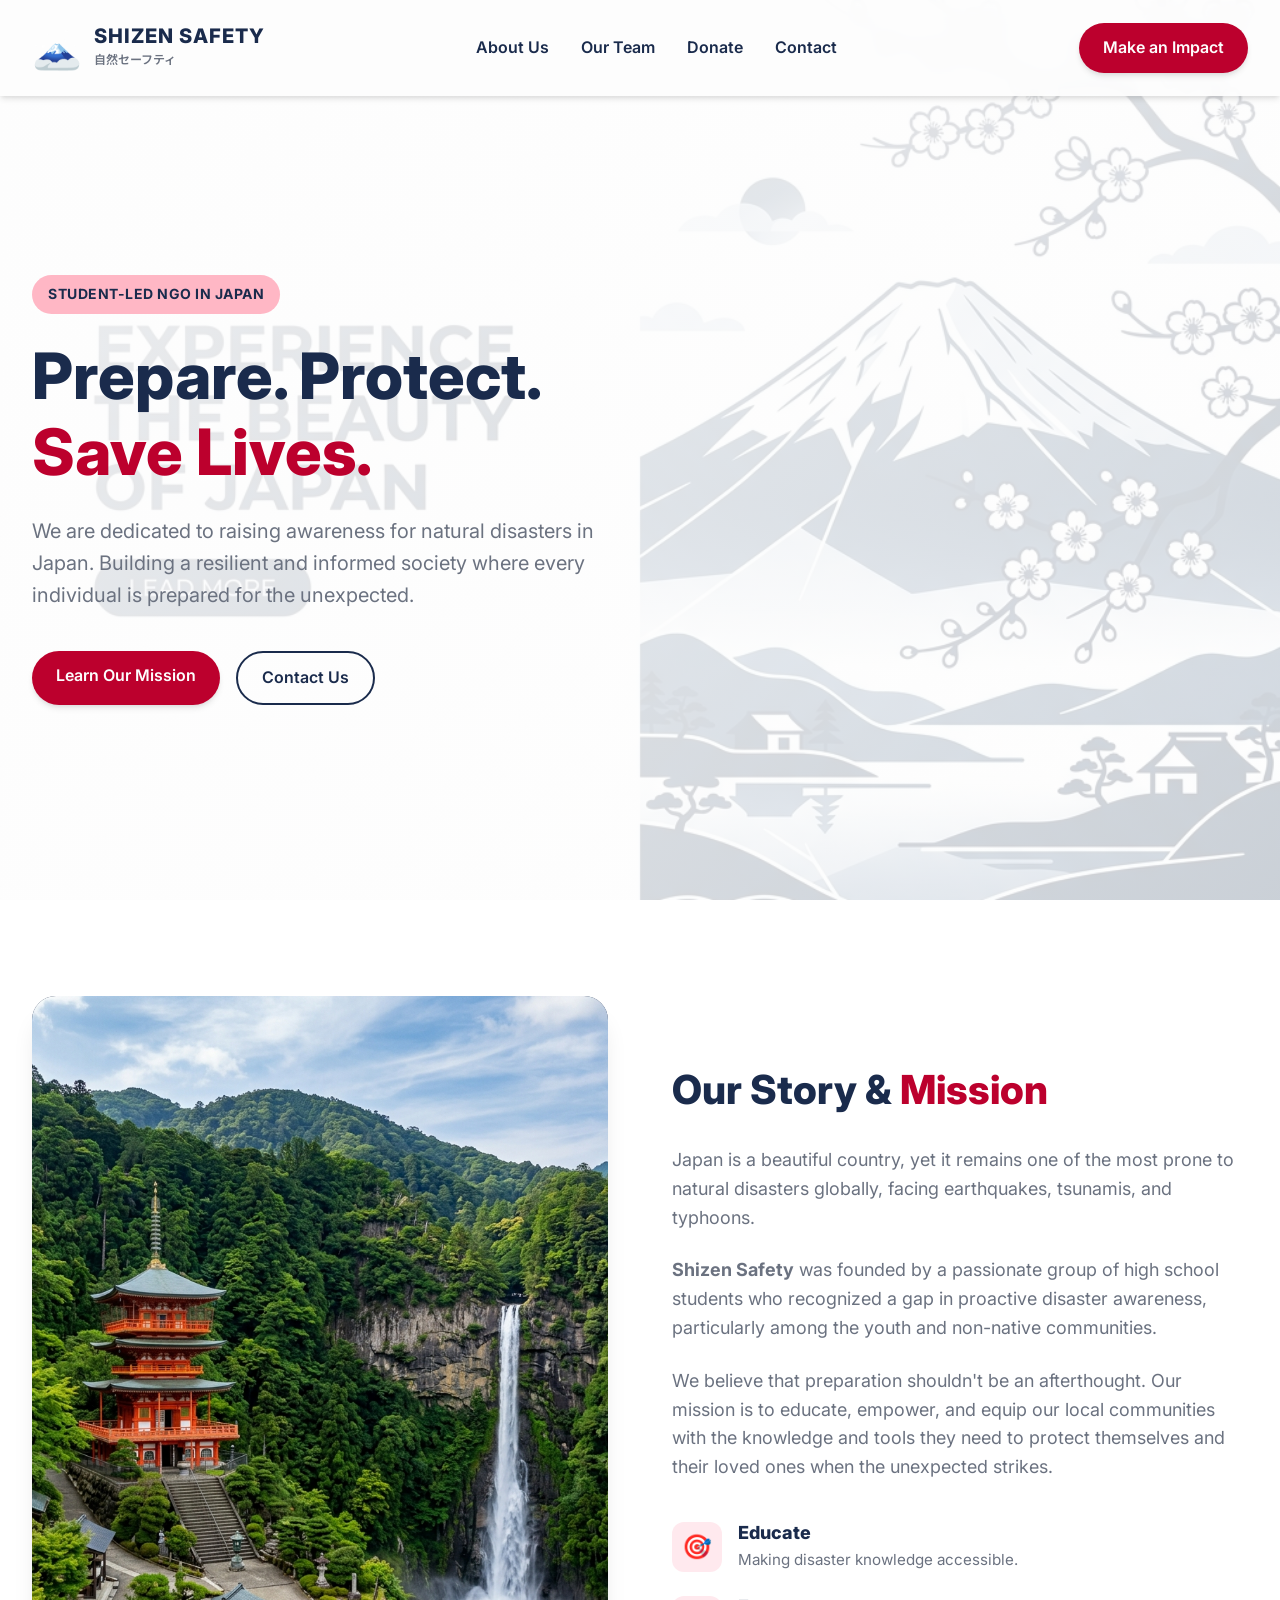
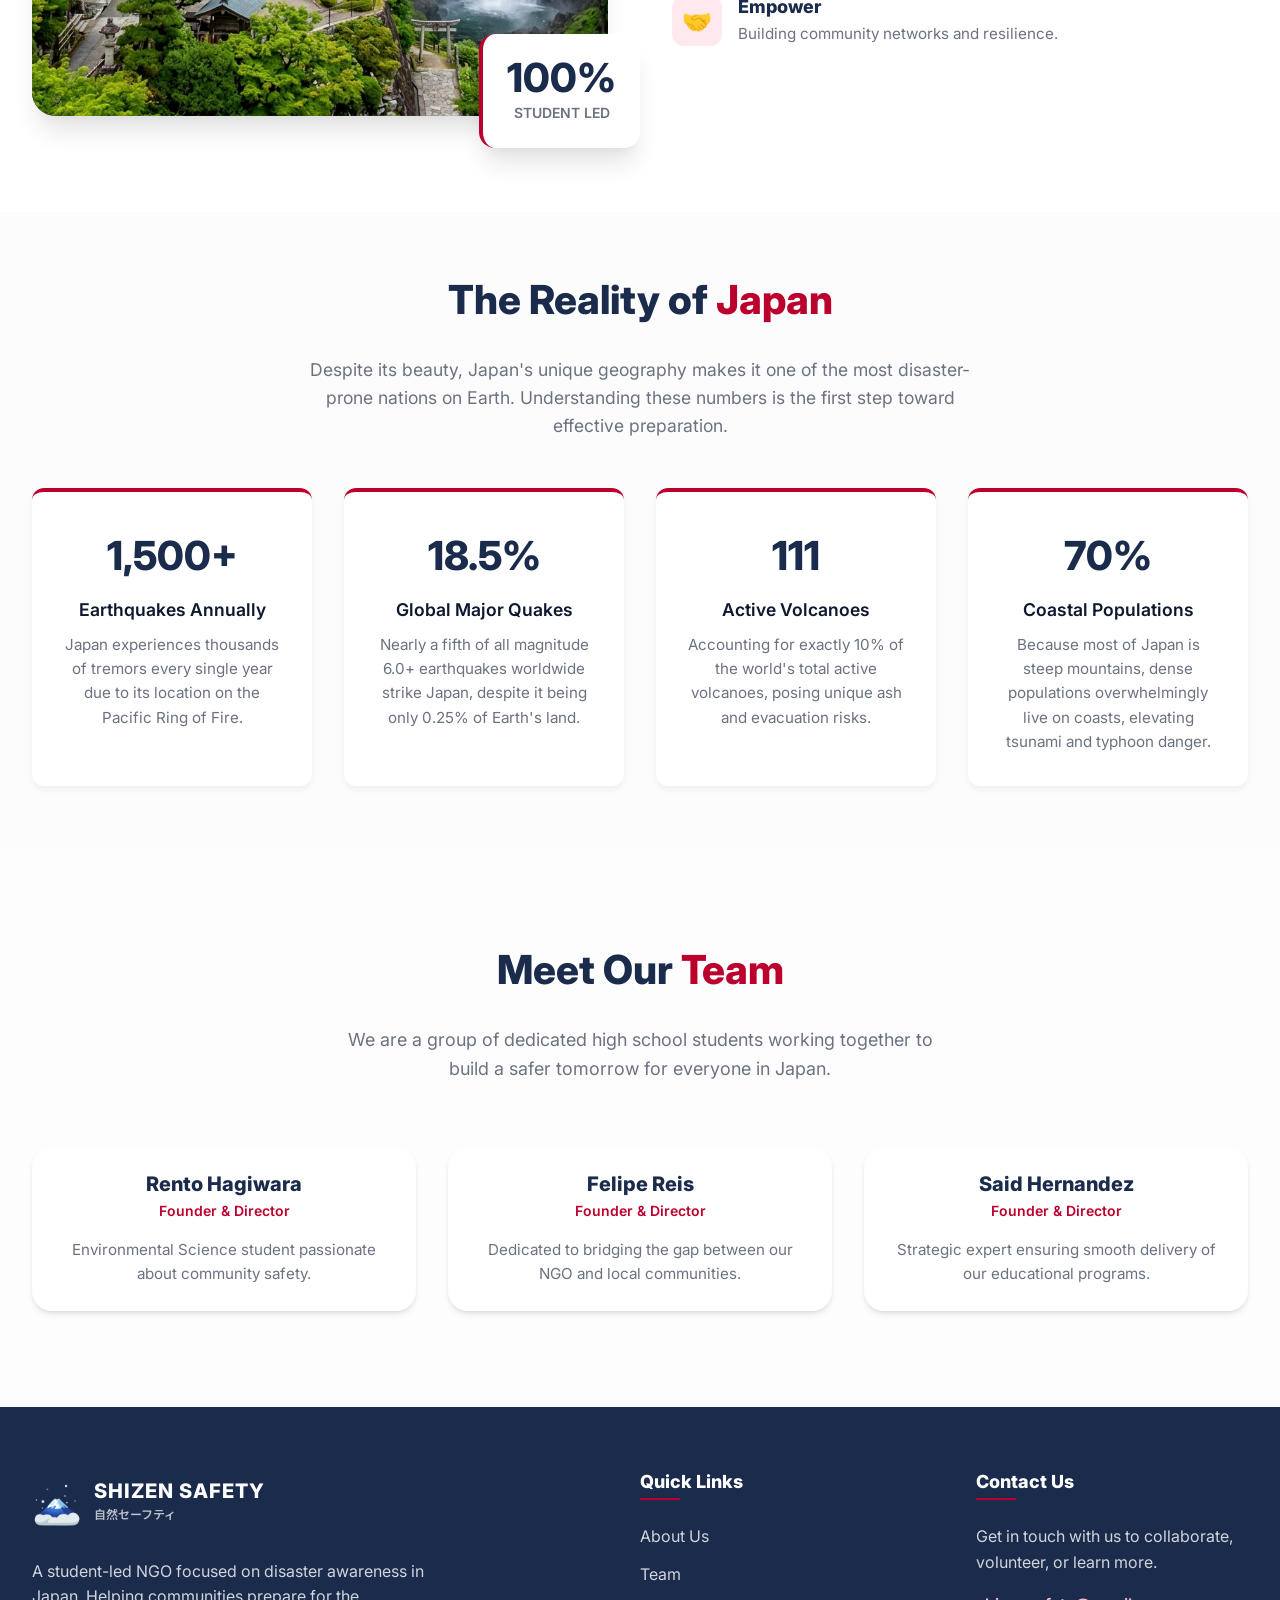
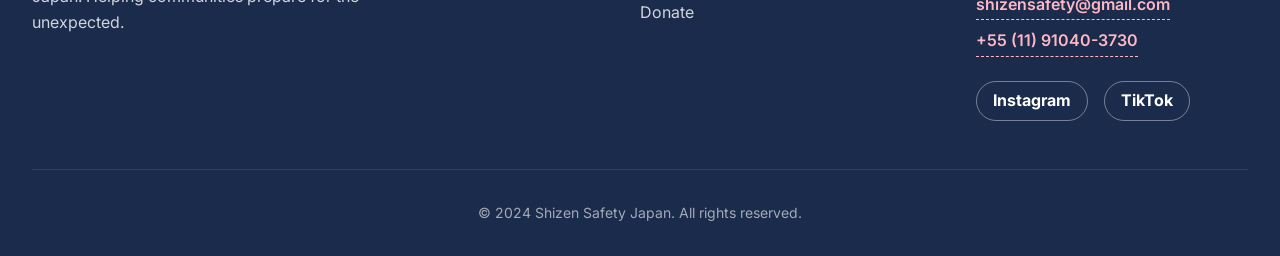
<file: index.html>
<!DOCTYPE html>
<html lang="en">
<head>
    <meta charset="UTF-8">
    <meta name="viewport" content="width=device-width, initial-scale=1.0">
    <title>Shizen Safety - Prepare. Protect. Save Lives.</title>
    <meta name="description" content="Student-led NGO focused on disaster awareness in Japan. Helping communities prepare for the unexpected.">
    
    <!-- CSS -->
    <link rel="stylesheet" href="src/index.css">
    <link rel="stylesheet" href="src/components/Navbar.css">
    <link rel="stylesheet" href="src/components/Hero.css">
    <link rel="stylesheet" href="src/components/AboutUs.css">
    <link rel="stylesheet" href="src/components/Team.css">
    <link rel="stylesheet" href="src/components/Footer.css">


</head>
<body>

    <!-- Navbar -->
    <nav class="navbar">
      <div class="container navbar-container">
        <a href="#" class="logo">
          <span class="logo-icon">🗻</span>
          <div class="logo-text">
            <span class="title">SHIZEN SAFETY</span>
            <span class="subtitle">自然セーフティ</span>
          </div>
        </a>
        <ul class="nav-links" id="navLinks">
          <li><a href="#about" onclick="closeMenu()">About Us</a></li>
          <li><a href="#team" onclick="closeMenu()">Our Team</a></li>
          <li><a href="donate.html" onclick="closeMenu()">Donate</a></li>
          <li><a href="#contact" onclick="closeMenu()">Contact</a></li>
          <li><a href="donate.html" class="mobile-donate-btn" onclick="closeMenu()">Make an Impact</a></li>
        </ul>
        <a href="donate.html" class="btn btn-primary">Make an Impact</a>
        <button class="hamburger" id="hamburger" onclick="toggleMenu()" aria-label="Menu">
          <span></span><span></span><span></span>
        </button>
      </div>
    </nav>

    <!-- Hero -->
    <section class="hero">
      <div class="hero-background"></div>
      <div class="container hero-container">
        <div class="hero-content animate-fade-in">
          <span class="hero-badge">Student-led NGO in Japan</span>
          <h1 class="hero-title">
            Prepare. Protect. <span class="text-accent">Save Lives.</span>
          </h1>
          <p class="hero-subtitle">
            We are dedicated to raising awareness for natural disasters in Japan. 
            Building a resilient and informed society where every individual is prepared for the unexpected.
          </p>
          <div class="hero-actions">
            <a href="#about" class="btn btn-primary">Learn Our Mission</a>
            <a href="#contact" class="btn btn-outline">Contact Us</a>
          </div>
        </div>
      </div>
    </section>

    <!-- About Us -->
    <section id="about" class="about">
      <div class="container">
        <div class="about-grid">
          <div class="about-image-wrapper">
            <div class="about-image animate-fade-in delay-100">
               <img src="assets/nature_screenshot.png" alt="Japanese Nature Pagoda" style="width: 100%; height: 100%; object-fit: cover;" />
            </div>
            <div class="experience-badge animate-fade-in delay-300">
              <span class="number">100%</span>
              <span class="text">Student Led</span>
            </div>
          </div>
          <div class="about-content animate-fade-in delay-200">
            <h2 class="section-title">Our Story & <span class="text-accent">Mission</span></h2>
            <p class="about-text">
              Japan is a beautiful country, yet it remains one of the most prone to natural disasters globally, facing earthquakes, tsunamis, and typhoons.
            </p>
            <p class="about-text">
              <strong>Shizen Safety</strong> was founded by a passionate group of high school students who recognized a gap in proactive disaster awareness, particularly among the youth and non-native communities.
            </p>
            <p class="about-text">
              We believe that preparation shouldn't be an afterthought. Our mission is to educate, empower, and equip our local communities with the knowledge and tools they need to protect themselves and their loved ones when the unexpected strikes.
            </p>
            
            <ul class="core-values">
              <li>
                <div class="value-icon">🎯</div>
                <div class="value-text">
                  <h4>Educate</h4>
                  <p>Making disaster knowledge accessible.</p>
                </div>
              </li>
              <li>
                <div class="value-icon">🤝</div>
                <div class="value-text">
                  <h4>Empower</h4>
                  <p>Building community networks and resilience.</p>
                </div>
              </li>
            </ul>
          </div>
        </div>
      </div>
    </section>

    <!-- Statistics -->
    <section class="statistics" style="padding: 4rem 0; background-color: #fcfcfc;">
        <div class="container">
            <div class="section-header text-center animate-fade-in delay-100">
                <h2 class="section-title">The Reality of <span class="text-accent">Japan</span></h2>
                <p class="section-subtitle text-muted" style="max-width: 700px; margin: 0 auto 3rem auto; font-size: 1.1rem; line-height: 1.6;">
                    Despite its beauty, Japan's unique geography makes it one of the most disaster-prone nations on Earth. Understanding these numbers is the first step toward effective preparation.
                </p>
            </div>
            
            <div class="stats-grid" style="display: grid; grid-template-columns: repeat(auto-fit, minmax(250px, 1fr)); gap: 2rem; text-align: center;">
                <div class="stat-card animate-fade-in delay-200" style="background: white; padding: 2rem; border-radius: 12px; box-shadow: 0 4px 6px rgba(0,0,0,0.05); border-top: 4px solid var(--color-accent);">
                    <div class="stat-number" style="font-size: 2.5rem; font-weight: 800; color: var(--color-primary); margin-bottom: 0.5rem;">1,500+</div>
                    <div class="stat-label" style="font-weight: 600; font-size: 1.1rem; color: var(--color-text-dark); margin-bottom: 0.5rem;">Earthquakes Annually</div>
                    <p style="font-size: 0.95rem; color: var(--color-text-muted);">Japan experiences thousands of tremors every single year due to its location on the Pacific Ring of Fire.</p>
                </div>
                
                <div class="stat-card animate-fade-in delay-300" style="background: white; padding: 2rem; border-radius: 12px; box-shadow: 0 4px 6px rgba(0,0,0,0.05); border-top: 4px solid var(--color-accent);">
                    <div class="stat-number" style="font-size: 2.5rem; font-weight: 800; color: var(--color-primary); margin-bottom: 0.5rem;">18.5%</div>
                    <div class="stat-label" style="font-weight: 600; font-size: 1.1rem; color: var(--color-text-dark); margin-bottom: 0.5rem;">Global Major Quakes</div>
                    <p style="font-size: 0.95rem; color: var(--color-text-muted);">Nearly a fifth of all magnitude 6.0+ earthquakes worldwide strike Japan, despite it being only 0.25% of Earth's land.</p>
                </div>
                
                <div class="stat-card animate-fade-in delay-400" style="background: white; padding: 2rem; border-radius: 12px; box-shadow: 0 4px 6px rgba(0,0,0,0.05); border-top: 4px solid var(--color-accent);">
                    <div class="stat-number" style="font-size: 2.5rem; font-weight: 800; color: var(--color-primary); margin-bottom: 0.5rem;">111</div>
                    <div class="stat-label" style="font-weight: 600; font-size: 1.1rem; color: var(--color-text-dark); margin-bottom: 0.5rem;">Active Volcanoes</div>
                    <p style="font-size: 0.95rem; color: var(--color-text-muted);">Accounting for exactly 10% of the world's total active volcanoes, posing unique ash and evacuation risks.</p>
                </div>
                
                <div class="stat-card animate-fade-in delay-500" style="background: white; padding: 2rem; border-radius: 12px; box-shadow: 0 4px 6px rgba(0,0,0,0.05); border-top: 4px solid var(--color-accent);">
                    <div class="stat-number" style="font-size: 2.5rem; font-weight: 800; color: var(--color-primary); margin-bottom: 0.5rem;">70%</div>
                    <div class="stat-label" style="font-weight: 600; font-size: 1.1rem; color: var(--color-text-dark); margin-bottom: 0.5rem;">Coastal Populations</div>
                    <p style="font-size: 0.95rem; color: var(--color-text-muted);">Because most of Japan is steep mountains, dense populations overwhelmingly live on coasts, elevating tsunami and typhoon danger.</p>
                </div>
            </div>
        </div>
    </section>

    <!-- Team -->
    <section id="team" class="team">
      <div class="container">
        <div class="team-header text-center animate-fade-in delay-100">
          <h2 class="section-title">Meet Our <span class="text-accent">Team</span></h2>
          <p class="team-subtitle text-muted">
            We are a group of dedicated high school students working together to build a safer tomorrow for everyone in Japan.
          </p>
        </div>
        
        <div class="team-grid">
          <!-- Member 1 -->
          <div class="team-card animate-fade-in delay-200">
            <div class="team-info">
              <h3>Rento Hagiwara</h3>
              <span class="team-role">Founder & Director</span>
              <p class="team-bio">Environmental Science student passionate about community safety.</p>
            </div>
          </div>
          
          <!-- Member 2 -->
          <div class="team-card animate-fade-in delay-300">
            <div class="team-info">
              <h3>Felipe Reis</h3>
              <span class="team-role">Founder & Director</span>
              <p class="team-bio">Dedicated to bridging the gap between our NGO and local communities.</p>
            </div>
          </div>
          
          <!-- Member 3 -->
          <div class="team-card animate-fade-in delay-400">
            <div class="team-info">
              <h3>Said Hernandez</h3>
              <span class="team-role">Founder & Director</span>
              <p class="team-bio">Strategic expert ensuring smooth delivery of our educational programs.</p>
            </div>
          </div>
        </div>
      </div>
    </section>

    <!-- Footer -->
    <footer id="contact" class="footer">
      <div class="container">
        <div class="footer-grid">
          <div class="footer-brand">
            <div class="logo footer-logo">
              <span class="logo-icon">🗻</span>
              <div class="logo-text">
                <span class="title text-light">SHIZEN SAFETY</span>
                <span class="subtitle text-light">自然セーフティ</span>
              </div>
            </div>
            <p class="footer-desc">
              A student-led NGO focused on disaster awareness in Japan. Helping communities prepare for the unexpected.
            </p>
          </div>
          
          <div class="footer-links">
            <h4>Quick Links</h4>
            <ul>
              <li><a href="#about">About Us</a></li>
              <li><a href="#team">Team</a></li>
              <li><a href="donate.html">Donate</a></li>
            </ul>
          </div>
          
          <div class="footer-contact">
            <h4>Contact Us</h4>
            <p>Get in touch with us to collaborate, volunteer, or learn more.</p>
            <p style="margin-bottom: 0.5rem;"><a href="mailto:shizensafety@gmail.com" class="contact-email">
              shizensafety@gmail.com
            </a></p>
            <p><a href="tel:+5511910403730" class="contact-email">
              +55 (11) 91040-3730
            </a></p>
            <div style="margin-top: 1.5rem; display: flex; gap: 1rem;">
              <a href="https://www.instagram.com/shizensafety/" target="_blank" style="color: #fff; background-color: transparent; text-decoration: none; font-weight: bold; border: 1px solid rgba(255,255,255,0.4); padding: 0.4rem 1rem; border-radius: 20px; transition: all 0.3s ease;">Instagram</a>
              <a href="https://www.tiktok.com/@shizen.safety?_r=1&_t=ZT-962FOYoyQXe" target="_blank" style="color: #fff; background-color: transparent; text-decoration: none; font-weight: bold; border: 1px solid rgba(255,255,255,0.4); padding: 0.4rem 1rem; border-radius: 20px; transition: all 0.3s ease;">TikTok</a>
            </div>
          </div>
        </div>
        
        <div class="footer-bottom">
          <p>&copy; 2024 Shizen Safety Japan. All rights reserved.</p>
        </div>
      </div>
    </footer>

<script>
  function toggleMenu() {
    document.getElementById('navLinks').classList.toggle('open');
    document.getElementById('hamburger').classList.toggle('open');
  }
  function closeMenu() {
    document.getElementById('navLinks').classList.remove('open');
    document.getElementById('hamburger').classList.remove('open');
  }
</script>
</body>
</html>
</file>
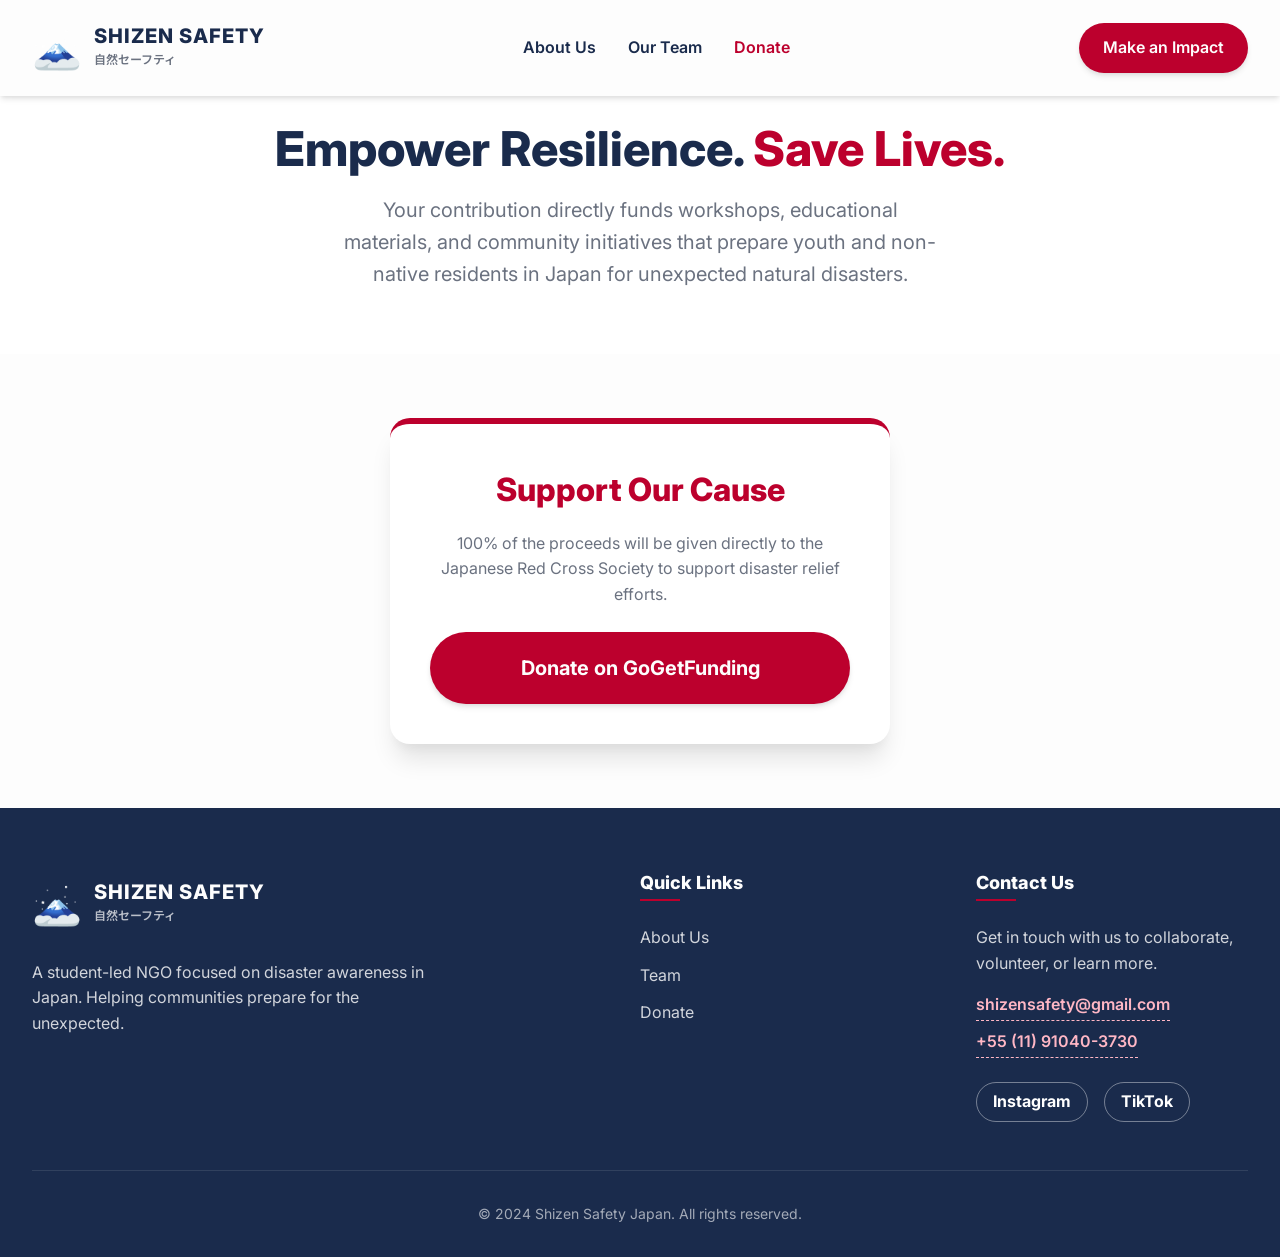
<file: donate.html>
<!DOCTYPE html>
<html lang="en">
<head>
    <meta charset="UTF-8">
    <meta name="viewport" content="width=device-width, initial-scale=1.0">
    <title>Donate - Shizen Safety</title>
    <meta name="description" content="Support Shizen Safety in our mission to bring disaster awareness and preparation to Japan.">
    
    <!-- CSS -->
    <link rel="stylesheet" href="src/index.css">
    <link rel="stylesheet" href="src/components/Navbar.css">
    <link rel="stylesheet" href="src/components/Footer.css">

    <style>
        .donation-header {
            padding: 120px 2rem 4rem 2rem;
            text-align: center;
            background-color: var(--color-surface);
        }

        .donation-title {
            font-size: 3rem;
            color: var(--color-primary);
            margin-bottom: 1rem;
        }

        .donation-subtitle {
            font-size: 1.25rem;
            color: var(--color-text-muted);
            max-width: 600px;
            margin: 0 auto;
        }

        .donation-tiers {
            padding: 4rem 2rem;
            background-color: var(--color-background);
            display: flex;
            justify-content: center;
            gap: 2rem;
            flex-wrap: wrap;
        }

        .tier-card {
            background-color: var(--color-surface);
            padding: 2.5rem;
            border-radius: 20px;
            box-shadow: var(--shadow-sm);
            text-align: center;
            width: 100%;
            max-width: 350px;
            transition: transform var(--transition-normal), box-shadow var(--transition-normal);
            border-top: 6px solid var(--color-primary);
        }
        
        .tier-card.featured {
            border-top: 6px solid var(--color-accent);
            transform: scale(1.05);
            box-shadow: var(--shadow-lg);
        }

        .tier-card:hover {
            transform: translateY(-5px);
            box-shadow: var(--shadow-md);
        }

        .tier-card.featured:hover {
            transform: scale(1.05) translateY(-5px);
        }

        .tier-amount {
            font-size: 3rem;
            font-weight: 800;
            color: var(--color-primary);
            margin-bottom: 0.5rem;
        }
        
        .tier-card.featured .tier-amount {
            color: var(--color-accent);
        }

        .tier-title {
            font-size: 1.25rem;
            font-weight: 700;
            margin-bottom: 1rem;
            color: var(--color-text-dark);
        }

        .tier-desc {
            color: var(--color-text-muted);
            margin-bottom: 2rem;
        }

        .donate-btn {
            width: 100%;
            padding: 1rem;
            font-size: 1.1rem;
        }
    </style>
</head>
<body>

    <!-- Navbar -->
    <nav class="navbar">
      <div class="container navbar-container">
        <a href="index.html" class="logo">
          <span class="logo-icon">🗻</span>
          <div class="logo-text">
            <span class="title">SHIZEN SAFETY</span>
            <span class="subtitle">自然セーフティ</span>
          </div>
        </a>
        <ul class="nav-links" id="navLinks">
          <li><a href="index.html#about" onclick="closeMenu()">About Us</a></li>
          <li><a href="index.html#team" onclick="closeMenu()">Our Team</a></li>
          <li><a href="donate.html" style="color: var(--color-accent);" onclick="closeMenu()">Donate</a></li>
          <li><a href="donate.html" class="mobile-donate-btn" onclick="closeMenu()">Make an Impact</a></li>
        </ul>
        <a href="donate.html" class="btn btn-primary">Make an Impact</a>
        <button class="hamburger" id="hamburger" onclick="toggleMenu()" aria-label="Menu">
          <span></span><span></span><span></span>
        </button>
      </div>
    </nav>

    <!-- Donation Header -->
    <section class="donation-header animate-fade-in">
        <div class="container">
            <h1 class="donation-title">Empower Resilience. <span class="text-accent">Save Lives.</span></h1>
            <p class="donation-subtitle">
                Your contribution directly funds workshops, educational materials, and community initiatives 
                that prepare youth and non-native residents in Japan for unexpected natural disasters.
            </p>
        </div>
    </section>

    <!-- Donation Section -->
    <section class="donation-tiers container" style="display: flex; justify-content: center;">
        <div class="tier-card featured animate-fade-in delay-200" style="max-width: 500px; width: 100%;">
            <div class="tier-amount" style="font-size: 2rem; margin-bottom: 1rem;">Support Our Cause</div>
            <p style="text-align: center; margin-bottom: 1.5rem; color: var(--color-text-muted);">
                100% of the proceeds will be given directly to the Japanese Red Cross Society to support disaster relief efforts.
            </p>
            <a href="https://gogetfunding.com/shizensafety/" target="_blank" class="btn btn-primary donate-btn" style="font-size: 1.25rem; font-weight: 700; padding: 1.25rem;">Donate on GoGetFunding</a>
        </div>
    </section>

    <!-- Footer -->
    <footer id="contact" class="footer">
      <div class="container">
        <div class="footer-grid">
          <div class="footer-brand">
            <div class="logo footer-logo">
              <span class="logo-icon">🗻</span>
              <div class="logo-text">
                <span class="title text-light">SHIZEN SAFETY</span>
                <span class="subtitle text-light">自然セーフティ</span>
              </div>
            </div>
            <p class="footer-desc">
              A student-led NGO focused on disaster awareness in Japan. Helping communities prepare for the unexpected.
            </p>
          </div>
          
          <div class="footer-links">
            <h4>Quick Links</h4>
            <ul>
              <li><a href="index.html#about">About Us</a></li>
              <li><a href="index.html#team">Team</a></li>
              <li><a href="donate.html">Donate</a></li>
            </ul>
          </div>
          
          <div class="footer-contact">
            <h4>Contact Us</h4>
            <p>Get in touch with us to collaborate, volunteer, or learn more.</p>
            <p style="margin-bottom: 0.5rem;"><a href="mailto:shizensafety@gmail.com" class="contact-email">
              shizensafety@gmail.com
            </a></p>
            <p><a href="tel:+5511910403730" class="contact-email">
              +55 (11) 91040-3730
            </a></p>
            <div style="margin-top: 1.5rem; display: flex; gap: 1rem;">
              <a href="https://www.instagram.com/shizensafety/" target="_blank" style="color: #fff; background-color: transparent; text-decoration: none; font-weight: bold; border: 1px solid rgba(255,255,255,0.4); padding: 0.4rem 1rem; border-radius: 20px; transition: all 0.3s ease;">Instagram</a>
              <a href="https://www.tiktok.com/@shizen.safety?_r=1&_t=ZT-962FOYoyQXe" target="_blank" style="color: #fff; background-color: transparent; text-decoration: none; font-weight: bold; border: 1px solid rgba(255,255,255,0.4); padding: 0.4rem 1rem; border-radius: 20px; transition: all 0.3s ease;">TikTok</a>
            </div>
          </div>
        </div>
        
        <div class="footer-bottom">
          <p>&copy; 2024 Shizen Safety Japan. All rights reserved.</p>
        </div>
      </div>
    </footer>


<script>
  function toggleMenu() {
    document.getElementById('navLinks').classList.toggle('open');
    document.getElementById('hamburger').classList.toggle('open');
  }
  function closeMenu() {
    document.getElementById('navLinks').classList.remove('open');
    document.getElementById('hamburger').classList.remove('open');
  }
</script>
</body>
</html>
</file>
<file: src/index.css>
@import url('https://fonts.googleapis.com/css2?family=Inter:wght@300;400;600;800&family=Noto+Sans+JP:wght@300;400;700&display=swap');

:root {
  --color-primary: #1a2b4c;
  --color-primary-light: #284173;
  --color-secondary: #ffb7c5;
  --color-accent: #bc002d;
  --color-background: #fdfdfd;
  --color-surface: #ffffff;
  --color-text-dark: #0d172e;
  --color-text-light: #fdfdfd;
  --color-text-muted: #6b7280;
  
  --transition-fast: 0.2s ease;
  --transition-normal: 0.3s ease;
  
  --shadow-sm: 0 4px 6px -1px rgba(0, 0, 0, 0.1), 0 2px 4px -1px rgba(0, 0, 0, 0.06);
  --shadow-md: 0 10px 15px -3px rgba(0, 0, 0, 0.1), 0 4px 6px -2px rgba(0, 0, 0, 0.05);
  --shadow-lg: 0 20px 25px -5px rgba(0, 0, 0, 0.1), 0 10px 10px -5px rgba(0, 0, 0, 0.04);
}

* {
  margin: 0;
  padding: 0;
  box-sizing: border-box;
}

body {
  font-family: 'Inter', 'Noto Sans JP', sans-serif;
  background-color: var(--color-background);
  color: var(--color-text-dark);
  line-height: 1.6;
  overflow-x: hidden;
}

h1, h2, h3, h4, h5, h6 {
  font-weight: 800;
  line-height: 1.2;
}

a {
  text-decoration: none;
  color: inherit;
}

ul {
  list-style: none;
}

/* Utilities */
.container {
  width: 100%;
  max-width: 1280px;
  margin: 0 auto;
  padding: 0 2rem;
}

.text-primary { color: var(--color-primary); }
.text-accent { color: var(--color-accent); }
.text-muted { color: var(--color-text-muted); }

.bg-primary { background-color: var(--color-primary); color: var(--color-text-light); }
.bg-surface { background-color: var(--color-surface); }

/* Buttons */
.btn {
  display: inline-block;
  padding: 0.75rem 1.5rem;
  border-radius: 9999px;
  font-weight: 600;
  cursor: pointer;
  transition: all var(--transition-normal);
  border: none;
}

.btn-primary {
  background-color: var(--color-accent);
  color: var(--color-text-light);
  box-shadow: var(--shadow-sm);
}

.btn-primary:hover {
  background-color: #a30026;
  transform: translateY(-2px);
  box-shadow: var(--shadow-md);
}

.btn-outline {
  background-color: transparent;
  color: var(--color-primary);
  border: 2px solid var(--color-primary);
}

.btn-outline:hover {
  background-color: var(--color-primary);
  color: var(--color-text-light);
}

/* Animations */
@keyframes fadeIn {
  from { opacity: 0; transform: translateY(20px); }
  to { opacity: 1; transform: translateY(0); }
}

.animate-fade-in {
  animation: fadeIn 0.8s ease forwards;
}

.delay-100 { animation-delay: 100ms; }
.delay-200 { animation-delay: 200ms; }
.delay-300 { animation-delay: 300ms; }
</file>
<file: src/components/Navbar.css>
.navbar {
  position: fixed;
  top: 0;
  left: 0;
  width: 100%;
  background-color: rgba(253, 253, 253, 0.9);
  backdrop-filter: blur(10px);
  -webkit-backdrop-filter: blur(10px);
  z-index: 1000;
  box-shadow: var(--shadow-sm);
  padding: 1rem 0;
  transition: all var(--transition-normal);
}

.navbar-container {
  display: flex;
  justify-content: space-between;
  align-items: center;
}

.logo {
  display: flex;
  align-items: center;
  gap: 0.75rem;
}

.logo-icon {
  font-size: 2.5rem;
}

.logo-text {
  display: flex;
  flex-direction: column;
}

.logo-text .title {
  font-weight: 800;
  font-size: 1.25rem;
  letter-spacing: 1px;
  color: var(--color-primary);
  line-height: 1;
}

.logo-text .subtitle {
  font-size: 0.75rem;
  color: var(--color-text-muted);
  font-weight: 600;
  margin-top: 0.25rem;
}

.nav-links {
  display: flex;
  gap: 2rem;
}

.nav-links a {
  font-weight: 600;
  color: var(--color-primary);
  position: relative;
  padding-bottom: 0.25rem;
  transition: color var(--transition-fast);
}

.nav-links a::after {
  content: '';
  position: absolute;
  width: 0;
  height: 2px;
  bottom: 0;
  left: 0;
  background-color: var(--color-accent);
  transition: width var(--transition-normal);
}

.nav-links a:hover {
  color: var(--color-accent);
}

.nav-links a:hover::after {
  width: 100%;
}

/* Hide mobile-only donate button on desktop */
.mobile-donate-btn {
  display: none;
}

/* Hamburger button */
.hamburger {
  display: none;
  flex-direction: column;
  gap: 5px;
  cursor: pointer;
  background: none;
  border: none;
  padding: 0.5rem;
  z-index: 1100;
}

.hamburger span {
  display: block;
  width: 25px;
  height: 3px;
  background-color: var(--color-primary);
  border-radius: 3px;
  transition: all 0.3s ease;
}

/* Hamburger animation when open */
.hamburger.open span:nth-child(1) {
  transform: translateY(8px) rotate(45deg);
}
.hamburger.open span:nth-child(2) {
  opacity: 0;
}
.hamburger.open span:nth-child(3) {
  transform: translateY(-8px) rotate(-45deg);
}

@media (max-width: 768px) {
  .hamburger {
    display: flex;
  }

  .nav-links {
    display: none;
    flex-direction: column;
    gap: 0;
    position: fixed;
    top: 0;
    left: 0;
    width: 100%;
    height: 100vh;
    background-color: rgba(253, 253, 253, 0.98);
    backdrop-filter: blur(10px);
    justify-content: center;
    align-items: center;
    z-index: 1050;
  }

  .nav-links.open {
    display: flex;
  }

  .nav-links li {
    width: 100%;
    text-align: center;
  }

  .nav-links a {
    display: block;
    padding: 1.25rem 2rem;
    font-size: 1.5rem;
  }

  .nav-links .mobile-donate-btn {
    display: inline-block;
    margin-top: 1.5rem;
    padding: 1rem 2.5rem;
    background-color: var(--color-accent);
    color: white;
    border-radius: 50px;
    font-weight: 700;
    font-size: 1.1rem;
    text-decoration: none;
  }

  /* Hide desktop CTA - replaced by mobile menu */
  .navbar-container > .btn-primary {
    display: none;
  }
}
</file>
<file: src/components/Hero.css>
.hero {
  min-height: 100vh;
  display: flex;
  align-items: center;
  position: relative;
  padding-top: 80px; /* Offset for navbar */
  overflow: hidden;
}

.hero-background {
  position: absolute;
  top: 0;
  left: 0;
  width: 100%;
  height: 100%;
  background: linear-gradient(135deg, rgba(253, 253, 253, 0.95) 0%, rgba(253, 253, 253, 0.8) 100%), 
              url('../../assets/shizen_hero_bg.png') no-repeat right center / cover;
  z-index: -1;
  background-attachment: fixed;
}

.hero-container {
  display: flex;
  align-items: center;
}

.hero-content {
  max-width: 600px;
  padding: 2rem 0;
}

.hero-badge {
  display: inline-block;
  padding: 0.5rem 1rem;
  background-color: var(--color-secondary);
  color: var(--color-primary);
  font-weight: 700;
  font-size: 0.875rem;
  border-radius: 9999px;
  margin-bottom: 1.5rem;
  letter-spacing: 0.5px;
  text-transform: uppercase;
}

.hero-title {
  font-size: 4rem;
  color: var(--color-primary);
  margin-bottom: 1.5rem;
}

.hero-subtitle {
  font-size: 1.25rem;
  color: var(--color-text-muted);
  margin-bottom: 2.5rem;
  font-weight: 400;
}

.hero-actions {
  display: flex;
  gap: 1rem;
}

@media (max-width: 768px) {
  .hero-title {
    font-size: 2.5rem;
  }
  .hero-background {
    background-position: center;
  }
}
</file>
<file: src/components/AboutUs.css>
.about {
  padding: 6rem 0;
  background-color: var(--color-surface);
}

.about-grid {
  display: grid;
  grid-template-columns: 1fr 1fr;
  gap: 4rem;
  align-items: center;
}

.about-image-wrapper {
  position: relative;
}

.about-image {
  border-radius: 24px;
  overflow: hidden;
  box-shadow: var(--shadow-lg);
  aspect-ratio: 4/5;
  background: var(--color-primary);
}

.abstract-pattern {
  width: 100%;
  height: 100%;
  background: linear-gradient(135deg, rgba(255,183,197,0.2) 0%, rgba(26,43,76,1) 100%);
  position: relative;
}

.abstract-pattern::before {
  content: '';
  position: absolute;
  top: 0; left: 0; right: 0; bottom: 0;
  background-image: radial-gradient(var(--color-secondary) 1px, transparent 1px);
  background-size: 20px 20px;
  opacity: 0.1;
}

.experience-badge {
  position: absolute;
  bottom: -2rem;
  right: -2rem;
  background-color: var(--color-surface);
  padding: 1.5rem;
  border-radius: 16px;
  box-shadow: var(--shadow-lg);
  display: inline-flex;
  flex-direction: column;
  align-items: center;
  border-left: 4px solid var(--color-accent);
}

.experience-badge .number {
  font-size: 2.5rem;
  font-weight: 800;
  color: var(--color-primary);
  line-height: 1;
}

.experience-badge .text {
  font-weight: 600;
  color: var(--color-text-muted);
  text-transform: uppercase;
  font-size: 0.875rem;
  margin-top: 0.25rem;
}

.section-title {
  font-size: 2.5rem;
  color: var(--color-primary);
  margin-bottom: 2rem;
}

.about-text {
  font-size: 1.125rem;
  color: var(--color-text-muted);
  margin-bottom: 1.5rem;
}

.core-values {
  margin-top: 2.5rem;
  display: flex;
  flex-direction: column;
  gap: 1.5rem;
}

.core-values li {
  display: flex;
  align-items: flex-start;
  gap: 1rem;
}

.value-icon {
  background-color: rgba(255, 183, 197, 0.3);
  width: 50px;
  height: 50px;
  display: flex;
  align-items: center;
  justify-content: center;
  border-radius: 12px;
  font-size: 1.5rem;
  flex-shrink: 0;
}

.value-text h4 {
  color: var(--color-primary);
  font-size: 1.125rem;
  margin-bottom: 0.25rem;
}

.value-text p {
  color: var(--color-text-muted);
  font-size: 0.95rem;
}

@media (max-width: 992px) {
  .about-grid {
    grid-template-columns: 1fr;
  }
  
  .experience-badge {
    right: 2rem;
  }
}
</file>
<file: src/components/Team.css>
.team {
  padding: 6rem 0;
  background-color: var(--color-background);
}

.team-header {
  max-width: 600px;
  margin: 0 auto 4rem auto;
  text-align: center;
}

.team-subtitle {
  font-size: 1.125rem;
}

.text-center {
  text-align: center;
}

.team-grid {
  display: grid;
  grid-template-columns: repeat(auto-fit, minmax(300px, 1fr));
  gap: 2rem;
}

.team-card {
  background-color: var(--color-surface);
  border-radius: 20px;
  overflow: hidden;
  box-shadow: var(--shadow-sm);
  transition: transform var(--transition-normal), box-shadow var(--transition-normal);
}

.team-card:hover {
  transform: translateY(-10px);
  box-shadow: var(--shadow-lg);
}

.team-image-wrapper {
  position: relative;
  width: 100%;
  aspect-ratio: 1/1;
  overflow: hidden;
}

.team-image {
  width: 100%;
  height: 100%;
  object-fit: cover;
  transition: transform var(--transition-normal);
}

.team-card:hover .team-image {
  transform: scale(1.05);
}

.team-socials {
  position: absolute;
  bottom: 1rem;
  right: 1rem;
  display: flex;
  gap: 0.5rem;
  opacity: 0;
  transform: translateY(10px);
  transition: all var(--transition-normal);
}

.team-card:hover .team-socials {
  opacity: 1;
  transform: translateY(0);
}

.team-socials a {
  width: 36px;
  height: 36px;
  border-radius: 50%;
  background-color: var(--color-primary);
  color: var(--color-text-light);
  display: flex;
  align-items: center;
  justify-content: center;
  font-size: 0.875rem;
  font-weight: 600;
  text-transform: uppercase;
}

.team-socials a:hover {
  background-color: var(--color-accent);
}

.team-info {
  padding: 1.5rem;
  text-align: center;
}

.team-info h3 {
  font-size: 1.25rem;
  color: var(--color-primary);
  margin-bottom: 0.25rem;
}

.team-role {
  display: block;
  font-size: 0.875rem;
  color: var(--color-accent);
  font-weight: 600;
  margin-bottom: 1rem;
}

.team-bio {
  font-size: 0.95rem;
  color: var(--color-text-muted);
}
</file>
<file: src/components/Footer.css>
.footer {
  background-color: var(--color-primary);
  color: var(--color-text-light);
  padding: 4rem 0 2rem 0;
}

.footer-grid {
  display: grid;
  grid-template-columns: 2fr 1fr 1fr;
  gap: 4rem;
  margin-bottom: 3rem;
}

.footer-logo .title {
  color: var(--color-text-light) !important;
}

.footer-logo .subtitle {
  color: rgba(255, 255, 255, 0.7) !important;
}

.footer-desc {
  margin-top: 1.5rem;
  color: rgba(255, 255, 255, 0.8);
  max-width: 400px;
}

.footer-links h4, .footer-contact h4 {
  font-size: 1.125rem;
  margin-bottom: 1.5rem;
  position: relative;
  padding-bottom: 0.5rem;
}

.footer-links h4::after, .footer-contact h4::after {
  content: '';
  position: absolute;
  left: 0;
  bottom: 0;
  width: 40px;
  height: 2px;
  background-color: var(--color-accent);
}

.footer-links ul {
  display: flex;
  flex-direction: column;
  gap: 0.75rem;
}

.footer-links a {
  color: rgba(255, 255, 255, 0.8);
  transition: color var(--transition-fast);
}

.footer-links a:hover {
  color: var(--color-secondary);
}

.footer-contact p {
  color: rgba(255, 255, 255, 0.8);
  margin-bottom: 1rem;
}

.contact-email {
  display: inline-block;
  font-weight: 600;
  color: var(--color-secondary);
  border-bottom: 1px dashed var(--color-secondary);
  padding-bottom: 2px;
  transition: all var(--transition-fast);
}

.contact-email:hover {
  color: var(--color-text-light);
  border-color: var(--color-text-light);
}

.footer-bottom {
  border-top: 1px solid rgba(255, 255, 255, 0.1);
  padding-top: 2rem;
  text-align: center;
  color: rgba(255, 255, 255, 0.6);
  font-size: 0.875rem;
}

@media (max-width: 992px) {
  .footer-grid {
    grid-template-columns: 1fr;
    gap: 2.5rem;
  }
}
</file>
